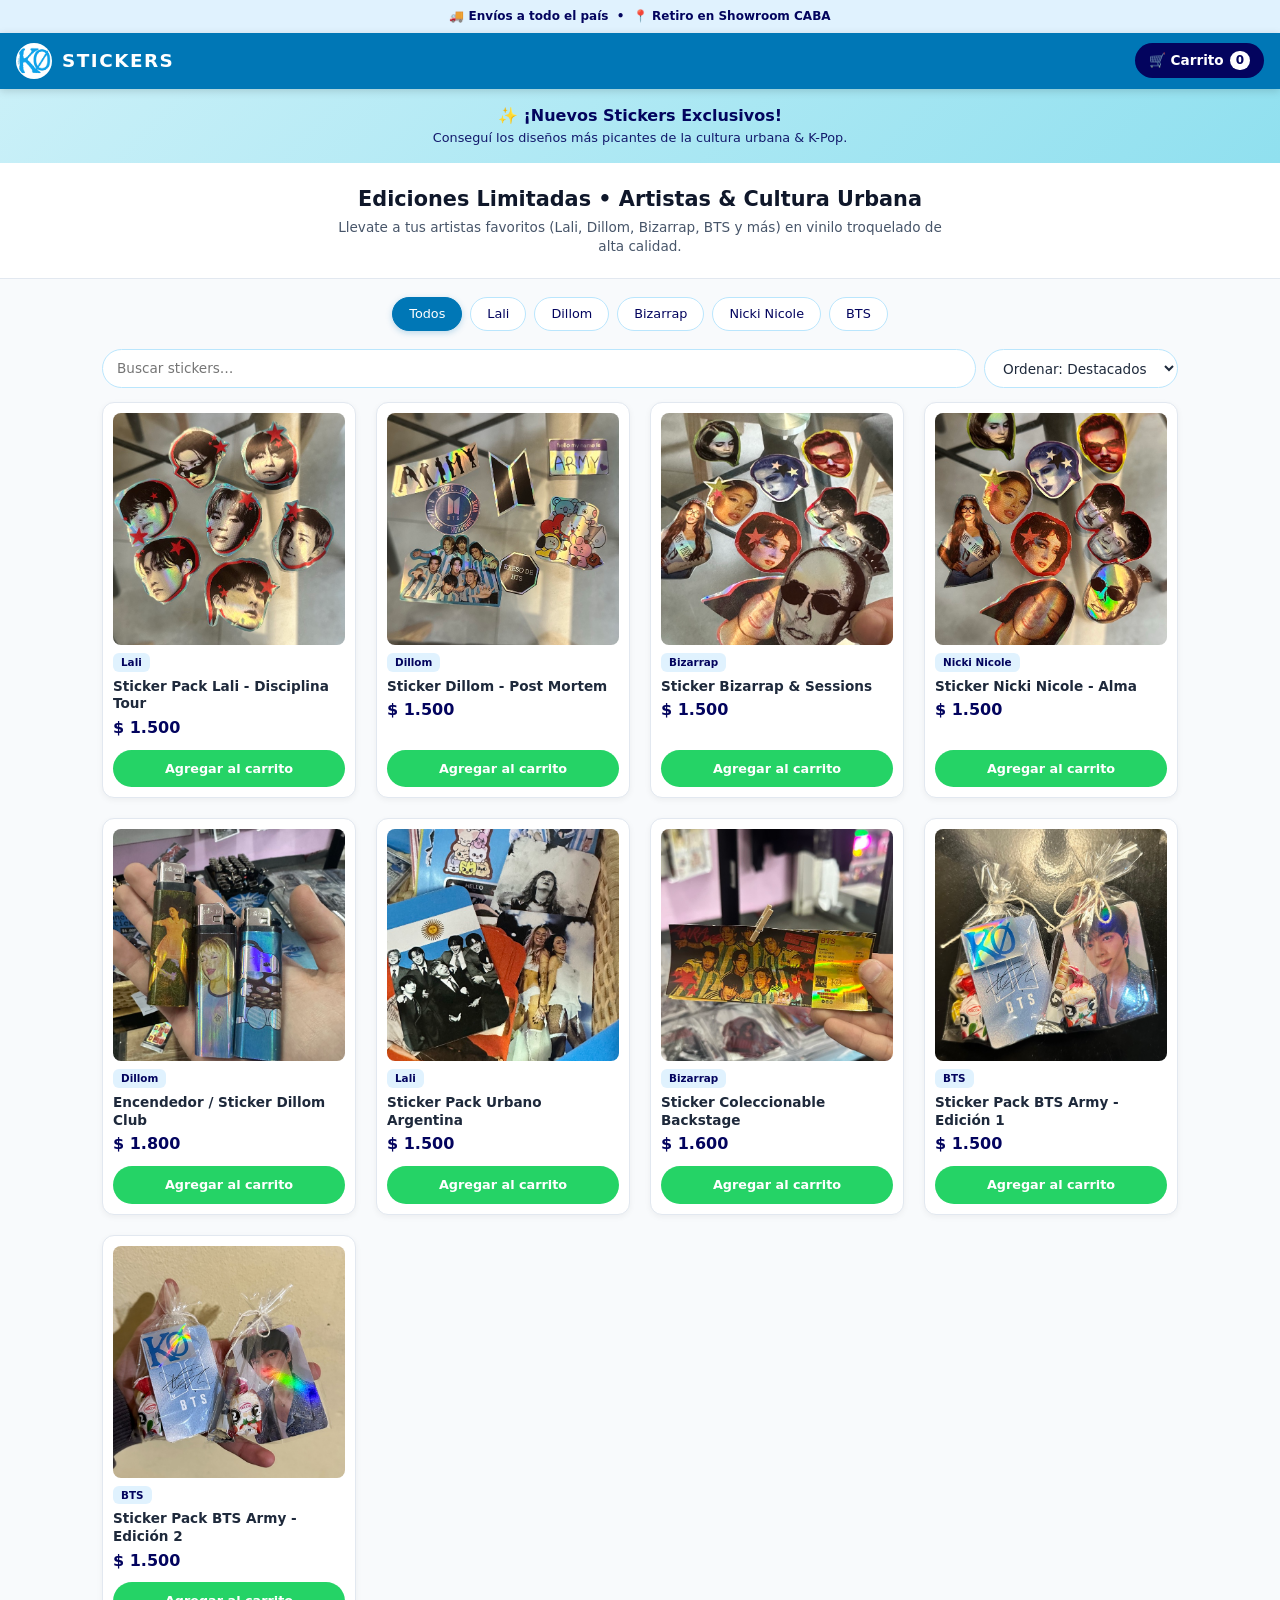
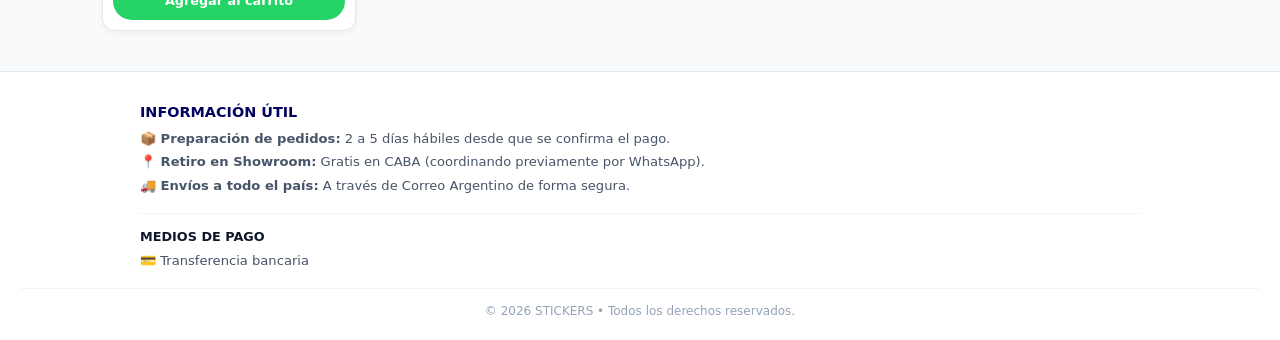
<file: docs/index.html>
<!DOCTYPE html>
<html lang="es">
<head>
    <meta charset="UTF-8">
    <meta name="viewport" content="width=device-width, initial-scale=1.0">
    <title>STICKERS | Ediciones limitadas</title>
    <meta name="description" content="Stickers de vinilo troquelado de Lali, Dillom, Bizarrap, Nicki Nicole y BTS. Envíos a todo el país y retiro en CABA.">
    <meta name="theme-color" content="#0077b6">
    <meta property="og:title" content="STICKERS | Ediciones limitadas">
    <meta property="og:description" content="Stickers de tus artistas favoritos en vinilo troquelado de alta calidad.">
    <meta property="og:image" content="./uploads/logo.jpeg">
    <link rel="icon" href="./uploads/logo.jpeg">
    <link rel="stylesheet" href="./css/style.css">
</head>
<body>

    <div class="promo-bar">
        🚚 Envíos a todo el país &nbsp;•&nbsp; 📍 Retiro en Showroom CABA
    </div>

    <header class="navbar">
        <a class="logo-container" href="./">
            <img src="./uploads/logo.jpeg" alt="Logo STICKERS" class="brand-logo" width="36" height="36">
            <h1>STICKERS</h1>
        </a>
        <button id="cart-btn" class="cart-btn" type="button" aria-label="Abrir carrito">
            🛒 Carrito <span id="cart-count">0</span>
        </button>
    </header>

    <section class="banner-carousel">
        <h3>✨ ¡Nuevos Stickers Exclusivos!</h3>
        <p>Conseguí los diseños más picantes de la cultura urbana &amp; K-Pop.</p>
    </section>

    <section class="hero">
        <h2>Ediciones Limitadas • Artistas &amp; Cultura Urbana</h2>
        <p>Llevate a tus artistas favoritos (Lali, Dillom, Bizarrap, BTS y más) en vinilo troquelado de alta calidad.</p>
    </section>

    <!-- Los botones se generan desde app.js -->
    <nav id="filters" class="filters-container" aria-label="Filtrar por artista"></nav>

    <div class="toolbar">
        <input id="search" type="search" placeholder="Buscar stickers…" aria-label="Buscar stickers" autocomplete="off">
        <select id="sort" aria-label="Ordenar por">
            <option value="default">Ordenar: Destacados</option>
            <option value="asc">Menor precio</option>
            <option value="desc">Mayor precio</option>
        </select>
    </div>

    <main class="container">
        <div id="products-grid" class="products-grid" aria-live="polite"></div>
    </main>

    <footer class="store-footer">
        <div class="footer-section">
            <h4>INFORMACIÓN ÚTIL</h4>
            <p><strong>📦 Preparación de pedidos:</strong> 2 a 5 días hábiles desde que se confirma el pago.</p>
            <p><strong>📍 Retiro en Showroom:</strong> Gratis en CABA (coordinando previamente por WhatsApp).</p>
            <p><strong>🚚 Envíos a todo el país:</strong> A través de Correo Argentino de forma segura.</p>
        </div>
        <div class="footer-grid-info">
            <h5>MEDIOS DE PAGO</h5>
            <p>💳 Transferencia bancaria</p>
        </div>
        <div class="footer-copy">
            <p>© 2026 STICKERS • Todos los derechos reservados.</p>
        </div>
    </footer>

    <!-- Carrito -->
    <div id="cart-modal" class="cart-modal" aria-hidden="true">
        <aside class="cart-content" role="dialog" aria-modal="true" aria-labelledby="cart-title">
            <div class="cart-header">
                <h3 id="cart-title">Tu carrito</h3>
                <button id="close-cart" type="button" aria-label="Cerrar carrito">&times;</button>
            </div>

            <div id="cart-items" class="cart-items"></div>

            <div class="cart-footer">
                <button id="clear-cart" class="link-btn" type="button" hidden>Vaciar carrito</button>
                <p class="cart-total-row">Total: <strong id="cart-total">$0</strong></p>
                <button id="checkout-whatsapp" class="wa-checkout-btn" type="button" disabled>
                    💬 Finalizar pedido por WhatsApp
                </button>
            </div>
        </aside>
    </div>

    <div id="toast" class="toast" role="status" aria-live="polite"></div>

    <script type="module" src="./js/app.js"></script>
</body>
</html>
</file>
<file: docs/css/style.css>
:root {
    --primary: #0077b6;
    --primary-dark: #03045e;
    --accent: #25d366;
    --accent-hover: #1ebd56;
    --bg: #f8fafc;
    --surface: #fff;
    --border: #e2e8f0;
    --text: #1e293b;
    --muted: #64748b;
    --radius: 12px;
    --shadow: 0 2px 6px rgba(0, 0, 0, .05);
}

*, *::before, *::after { box-sizing: border-box; margin: 0; padding: 0; }

html { scroll-behavior: smooth; }

body {
    font-family: system-ui, -apple-system, "Segoe UI", sans-serif;
    background: var(--bg);
    color: var(--text);
    line-height: 1.4;
    overflow-x: hidden;
    -webkit-font-smoothing: antialiased;
}
body.no-scroll { overflow: hidden; }

button { font: inherit; cursor: pointer; }
a { color: inherit; text-decoration: none; }

:focus-visible {
    outline: 3px solid #90e0ef;
    outline-offset: 2px;
}

/* ---------- Barras superiores ---------- */
.promo-bar {
    background: #e0f2fe;
    color: var(--primary-dark);
    text-align: center;
    padding: 8px;
    font-size: .75rem;
    font-weight: 650;
}

.navbar {
    position: sticky;
    top: 0;
    z-index: 100;
    display: flex;
    justify-content: space-between;
    align-items: center;
    padding: 10px 16px;
    background: var(--primary);
    color: #fff;
    box-shadow: 0 2px 8px rgba(0, 0, 0, .15);
}

.logo-container { display: flex; align-items: center; gap: 10px; }

.brand-logo {
    width: 36px;
    height: 36px;
    object-fit: cover;
    border-radius: 50%;
    background: #fff;
    border: 1px solid rgba(255, 255, 255, .4);
}

.navbar h1 { font-size: 1.15rem; letter-spacing: 1.5px; }

.cart-btn {
    display: flex;
    align-items: center;
    gap: 6px;
    background: var(--primary-dark);
    color: #fff;
    border: none;
    padding: 8px 14px;
    border-radius: 20px;
    font-weight: 600;
    font-size: .85rem;
    transition: transform .15s ease;
}
.cart-btn:hover { transform: scale(1.04); }

#cart-count {
    display: inline-block;
    min-width: 20px;
    text-align: center;
    background: #fff;
    color: var(--primary-dark);
    border-radius: 999px;
    padding: 1px 6px;
    font-size: .75rem;
}
#cart-count.bump { animation: bump .35s ease; }

@keyframes bump {
    50% { transform: scale(1.4); }
}

.banner-carousel {
    background: linear-gradient(135deg, #caf0f8, #90e0ef);
    color: var(--primary-dark);
    text-align: center;
    padding: 16px;
}
.banner-carousel h3 { font-size: 1rem; margin-bottom: 2px; }
.banner-carousel p { font-size: .8rem; opacity: .9; }

.hero {
    text-align: center;
    padding: 22px 16px;
    background: var(--surface);
    border-bottom: 1px solid var(--border);
}
.hero h2 { font-size: 1.3rem; margin-bottom: 4px; color: #0f172a; }
.hero p { color: #475569; font-size: .85rem; max-width: 620px; margin: 0 auto; }

/* ---------- Filtros ---------- */
.filters-container {
    display: flex;
    justify-content: center;
    flex-wrap: wrap;
    gap: 8px;
    margin: 18px 10px;
}

.filter-btn {
    background: var(--surface);
    border: 1px solid #bae6fd;
    padding: 7px 16px;
    border-radius: 20px;
    font-weight: 500;
    font-size: .8rem;
    color: var(--primary-dark);
    transition: all .2s ease;
}
.filter-btn:hover,
.filter-btn.active {
    background: var(--primary);
    border-color: var(--primary);
    color: #fff;
    box-shadow: 0 2px 6px rgba(0, 119, 182, .25);
}

/* ---------- Productos ---------- */
.container {
    max-width: 1100px;
    margin: 10px auto 30px;
    padding: 0 12px;
}

.products-grid {
    display: grid;
    grid-template-columns: repeat(2, 1fr);
    gap: 12px;
}

@media (min-width: 768px) {
    .products-grid {
        grid-template-columns: repeat(auto-fill, minmax(230px, 1fr));
        gap: 20px;
    }
}

.empty-msg { grid-column: 1 / -1; text-align: center; color: var(--muted); padding: 30px 0; }

.card {
    display: flex;
    flex-direction: column;
    background: var(--surface);
    border: 1px solid var(--border);
    border-radius: var(--radius);
    padding: 10px;
    box-shadow: var(--shadow);
    transition: transform .2s ease, box-shadow .2s ease;
}
.card:hover {
    transform: translateY(-4px);
    box-shadow: 0 10px 20px rgba(0, 0, 0, .08);
}

.card img {
    width: 100%;
    height: auto;
    aspect-ratio: 1 / 1;
    object-fit: cover;
    background: #f1f5f9;
    border-radius: 8px;
    margin-bottom: 8px;
}

.category-tag {
    align-self: flex-start;
    background: #e0f2fe;
    color: var(--primary-dark);
    font-size: .65rem;
    font-weight: 600;
    padding: 2px 8px;
    border-radius: 6px;
    margin-bottom: 6px;
}

.card h3 {
    font-size: .85rem;
    line-height: 1.3;
    margin-bottom: 4px;
}

.card .price {
    font-size: 1rem;
    font-weight: 700;
    color: var(--primary-dark);
    margin: 0 0 10px;
}

/* margin-top:auto empuja el botón al fondo: todas las cards quedan alineadas */
.add-btn {
    margin-top: auto;
    width: 100%;
    background: var(--accent);
    color: #fff;
    border: none;
    padding: 10px 8px;
    border-radius: 20px;
    font-weight: 600;
    font-size: .8rem;
    transition: background .2s ease, transform .1s ease;
}
.add-btn:hover { background: var(--accent-hover); }
.add-btn:active { transform: scale(.97); }

/* ---------- Footer ---------- */
.store-footer {
    background: var(--surface);
    border-top: 1px solid var(--border);
    padding: 30px 20px 20px;
    margin-top: 40px;
    color: #475569;
    font-size: .82rem;
}
.footer-section, .footer-grid-info { max-width: 1000px; margin: 0 auto 18px; }
.footer-section h4 { color: var(--primary-dark); margin-bottom: 8px; font-size: .9rem; }
.footer-section p { margin-bottom: 5px; }
.footer-grid-info { border-top: 1px solid #f1f5f9; padding-top: 14px; }
.footer-grid-info h5 { color: #0f172a; margin-bottom: 6px; font-size: .8rem; }
.footer-copy {
    text-align: center;
    border-top: 1px solid #f1f5f9;
    padding-top: 14px;
    font-size: .75rem;
    color: #94a3b8;
}

/* ---------- Carrito (drawer) ---------- */
.cart-modal {
    position: fixed;
    inset: 0;
    z-index: 1000;
    display: flex;
    justify-content: flex-end;
    background: rgba(15, 23, 42, .55);
    opacity: 0;
    visibility: hidden;
    transition: opacity .25s ease, visibility .25s;
}
.cart-modal.open { opacity: 1; visibility: visible; }

.cart-content {
    display: flex;
    flex-direction: column;
    width: min(420px, 100%);
    height: 100%;
    background: #fff;
    padding: 18px;
    box-shadow: -5px 0 25px rgba(0, 0, 0, .15);
    transform: translateX(100%);
    transition: transform .3s cubic-bezier(.2, .9, .3, 1);
}
.cart-modal.open .cart-content { transform: translateX(0); }

.cart-header {
    display: flex;
    justify-content: space-between;
    align-items: center;
    padding-bottom: 12px;
    border-bottom: 1px solid #f1f5f9;
}
.cart-header h3 { font-size: 1.15rem; }
.cart-header button {
    background: none;
    border: none;
    font-size: 1.8rem;
    line-height: 1;
    color: var(--muted);
}

.cart-items { flex: 1; overflow-y: auto; padding: 14px 0; }
.empty-cart { text-align: center; color: #888; margin-top: 30px; }

.cart-item {
    display: grid;
    grid-template-columns: 56px 1fr auto;
    grid-template-areas:
        "thumb info rm"
        "thumb qty  sub";
    gap: 4px 10px;
    align-items: center;
    background: var(--bg);
    border: 1px solid var(--border);
    border-radius: 10px;
    padding: 10px;
    margin-bottom: 10px;
    font-size: .82rem;
}
.cart-thumb {
    grid-area: thumb;
    width: 56px;
    height: 56px;
    object-fit: cover;
    border-radius: 8px;
    background: #e2e8f0;
}
.cart-info { grid-area: info; display: flex; flex-direction: column; }
.cart-title { font-weight: 600; line-height: 1.25; }
.cart-unit { color: var(--muted); font-size: .75rem; }
.cart-sub { grid-area: sub; font-weight: 700; color: var(--primary-dark); text-align: right; }

.qty {
    grid-area: qty;
    display: inline-flex;
    align-items: center;
    gap: 2px;
    justify-self: start;
    background: #fff;
    border: 1px solid var(--border);
    border-radius: 999px;
}
.qty button {
    width: 28px;
    height: 28px;
    border: none;
    background: none;
    border-radius: 50%;
    font-size: 1.1rem;
    color: var(--primary-dark);
}
.qty button:hover { background: #e0f2fe; }
.qty span { min-width: 22px; text-align: center; font-weight: 600; }

.remove-btn {
    grid-area: rm;
    justify-self: end;
    width: 26px;
    height: 26px;
    border: none;
    border-radius: 50%;
    background: #fee2e2;
    color: #ef4444;
    font-size: 1.1rem;
    line-height: 1;
}
.remove-btn:hover { background: #fecaca; }

.cart-footer { border-top: 1px solid #f1f5f9; padding-top: 14px; }

.link-btn {
    background: none;
    border: none;
    color: var(--muted);
    font-size: .78rem;
    text-decoration: underline;
    margin-bottom: 8px;
}

.cart-total-row {
    display: flex;
    justify-content: space-between;
    font-size: 1.1rem;
    margin-bottom: 14px;
}

.wa-checkout-btn {
    width: 100%;
    background: var(--accent);
    color: #fff;
    border: none;
    padding: 13px;
    border-radius: 20px;
    font-weight: 600;
    font-size: .95rem;
    box-shadow: 0 4px 10px rgba(37, 211, 102, .25);
    transition: background .2s ease;
}
.wa-checkout-btn:hover:not(:disabled) { background: var(--accent-hover); }
.wa-checkout-btn:disabled { background: #cbd5e1; box-shadow: none; cursor: not-allowed; }

/* ---------- Animación de vuelo y toast ---------- */
.fly-img {
    position: fixed;
    z-index: 9999;
    object-fit: cover;
    border-radius: 8px;
    pointer-events: none;
    transition: all .7s cubic-bezier(.2, 1, .3, 1);
}

.toast {
    position: fixed;
    left: 50%;
    bottom: 24px;
    z-index: 1100;
    max-width: calc(100% - 32px);
    background: var(--primary-dark);
    color: #fff;
    padding: 10px 18px;
    border-radius: 999px;
    font-size: .82rem;
    box-shadow: 0 6px 18px rgba(0, 0, 0, .25);
    transform: translate(-50%, 20px);
    opacity: 0;
    pointer-events: none;
    transition: all .25s ease;
}
.toast.show { transform: translate(-50%, 0); opacity: 1; }

/* ---------- Buscador y orden ---------- */
.toolbar {
    display: flex;
    gap: 8px;
    max-width: 1100px;
    margin: 0 auto 14px;
    padding: 0 12px;
}

.toolbar input,
.toolbar select {
    font: inherit;
    font-size: .85rem;
    padding: 9px 14px;
    border: 1px solid #bae6fd;
    border-radius: 20px;
    background: var(--surface);
    color: var(--text);
}

.toolbar input { flex: 1; min-width: 0; }
.toolbar input:focus,
.toolbar select:focus { outline: 3px solid #90e0ef; outline-offset: 1px; }

@media (max-width: 480px) {
    .toolbar { flex-direction: column; }
}

@media (prefers-reduced-motion: reduce) {
    *, *::before, *::after { animation: none !important; transition: none !important; }
}
</file>
